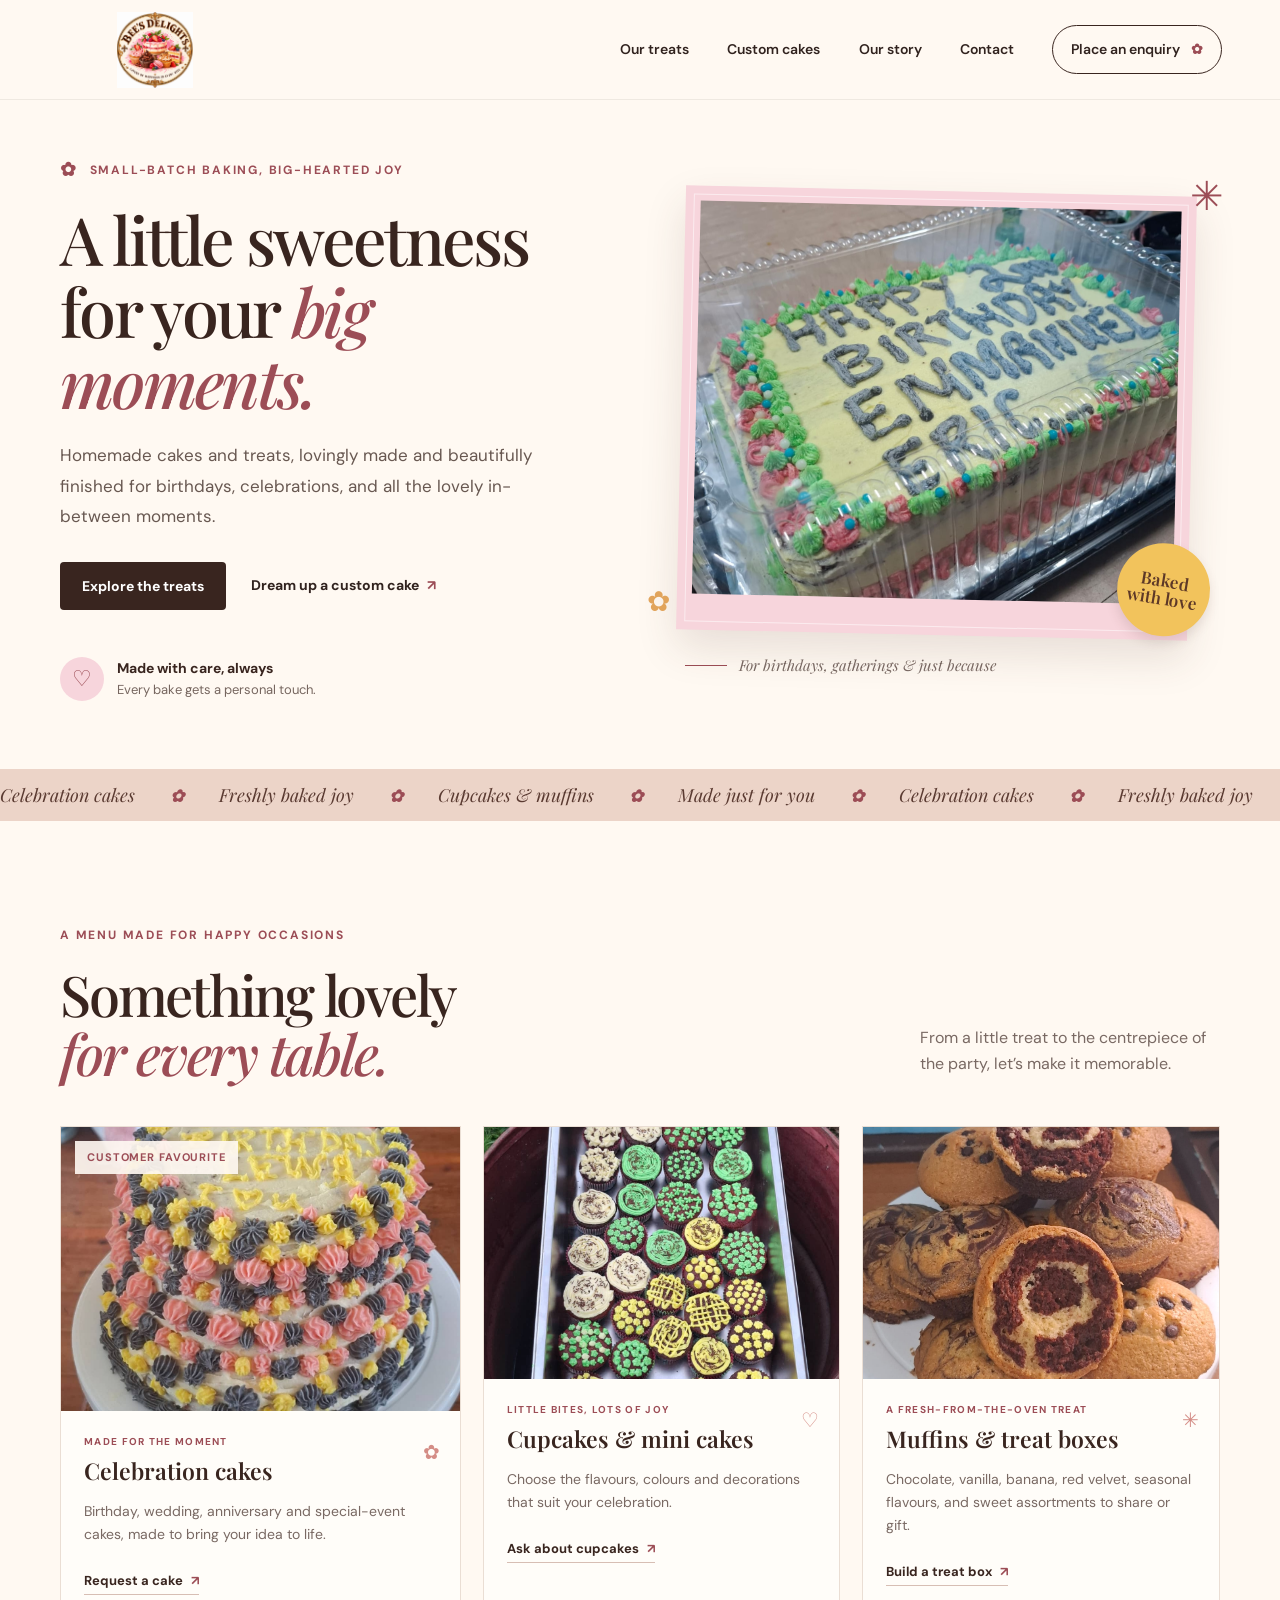
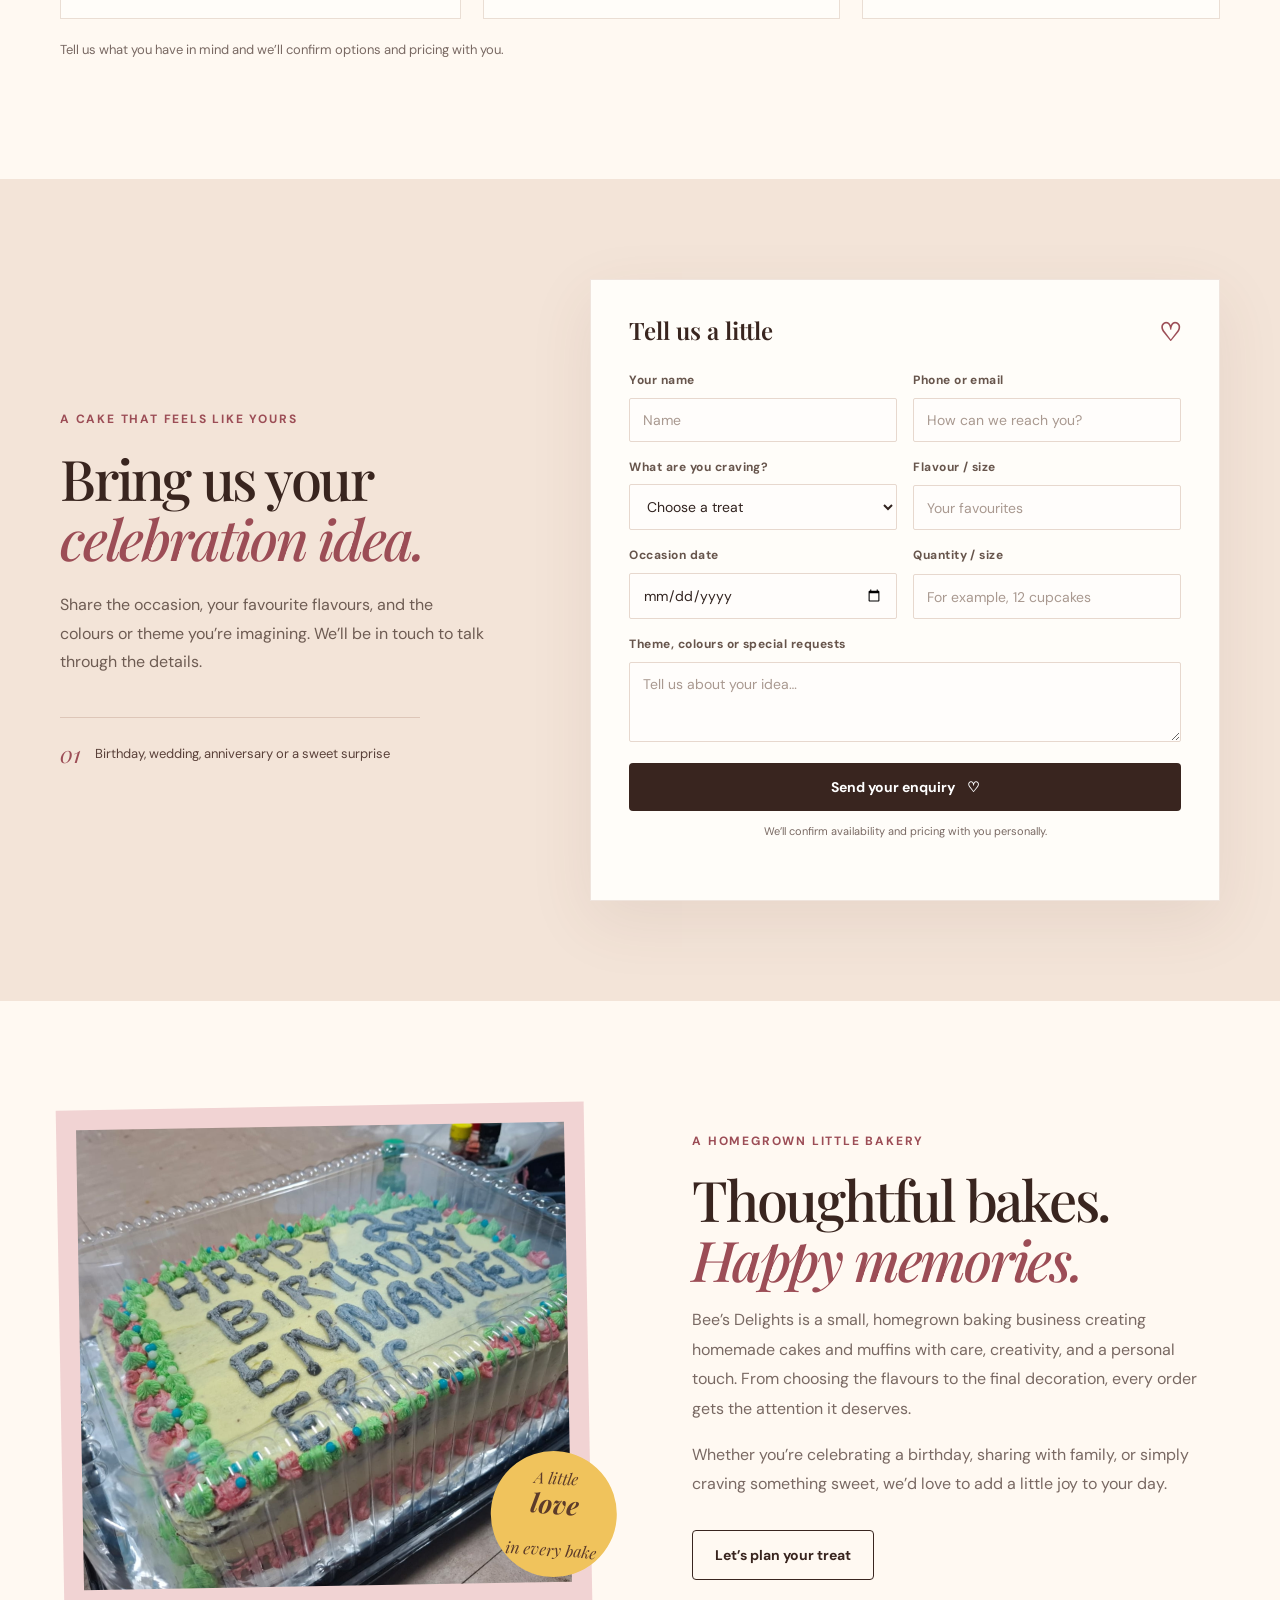
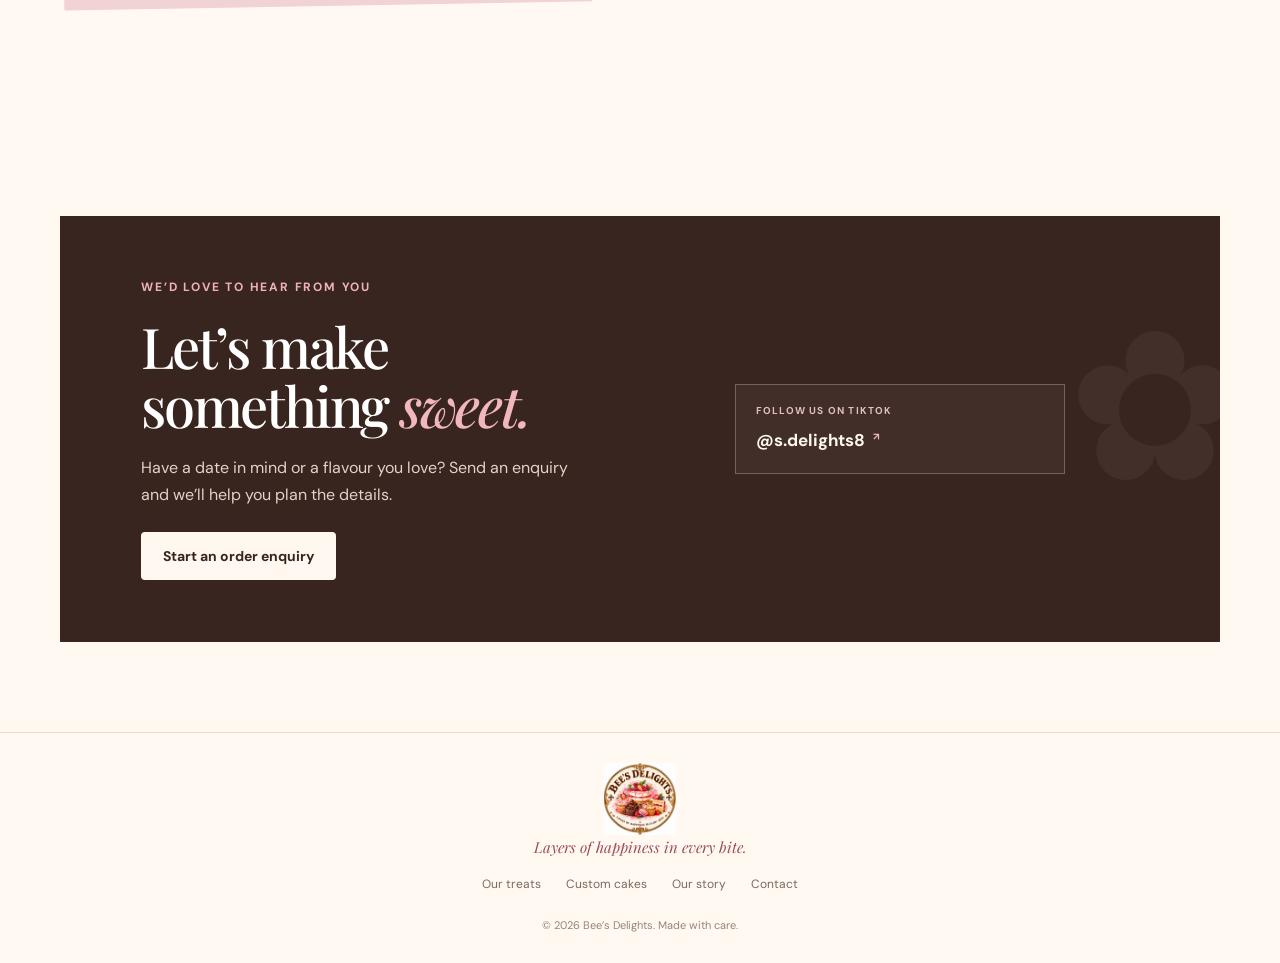
<file: index.html>
<!doctype html>
<html lang="en">
<head>
  <meta charset="utf-8">
  <meta name="viewport" content="width=device-width, initial-scale=1">
  <meta name="theme-color" content="#fff9f2">
  <meta name="description" content="Homemade celebration cakes, cupcakes, muffins and treat boxes from Bee’s Delights, baked with care for your special moments.">
  <title>Bee’s Delights | Homemade cakes &amp; sweet treats</title>
  <link rel="icon" href="public/images/bees-delights-logo.png" type="image/png">
  <link rel="stylesheet" href="styles.css">
  <script src="script.js" defer></script>
</head>
<body>
  <a class="skip-link" href="#main">Skip to content</a>
  <header class="site-header">
    <a class="brand" href="#home" aria-label="Bee’s Delights home"><img src="public/images/bees-delights-logo.png" alt="Bee’s Delights — Layers of happiness in every bite"></a>
    <button class="menu-toggle" type="button" aria-expanded="false" aria-controls="site-nav"><span></span><span></span><span></span><span class="sr-only">Toggle navigation</span></button>
    <nav id="site-nav" class="site-nav" aria-label="Main navigation">
      <a href="#treats">Our treats</a><a href="#custom">Custom cakes</a><a href="#about">Our story</a><a href="#contact">Contact</a>
      <a class="nav-order" href="#custom">Place an enquiry <span aria-hidden="true">✿</span></a>
    </nav>
  </header>
  <main id="main">
    <section class="hero section-wrap" id="home">
      <div class="hero-copy"><p class="eyebrow"><span class="bee-mark">✿</span> Small-batch baking, big-hearted joy</p>
        <h1>A little sweetness<br>for your <em>big moments.</em></h1>
        <p class="hero-intro">Homemade cakes and treats, lovingly made and beautifully finished for birthdays, celebrations, and all the lovely in-between moments.</p>
        <div class="hero-actions"><a class="button button-dark" href="#treats">Explore the treats</a><a class="text-link" href="#custom">Dream up a custom cake <span aria-hidden="true">↗</span></a></div>
        <div class="hero-note"><span class="note-icon">♡</span><span><strong>Made with care, always</strong><br>Every bake gets a personal touch.</span></div>
      </div>
      <div class="hero-art"><div class="photo-frame"><img src="public/images/custom-celebration-cake.jpg" alt="A colourful custom celebration cake decorated with piped frosting and birthday lettering"><span class="photo-sticker">Baked<br>with love</span></div><div class="hero-caption"><span class="caption-rule"></span><span>For birthdays, gatherings &amp; just because</span></div><span class="sprinkle sprinkle-one">✳</span><span class="sprinkle sprinkle-two">✿</span></div>
    </section>
    <section class="ticker" aria-label="Bakery specialties"><div class="ticker-track"><span>Celebration cakes</span><b>✿</b><span>Freshly baked joy</span><b>✿</b><span>Cupcakes &amp; muffins</span><b>✿</b><span>Made just for you</span><b>✿</b><span>Celebration cakes</span><b>✿</b><span>Freshly baked joy</span><b>✿</b><span>Cupcakes &amp; muffins</span><b>✿</b></div></section>
    <section id="treats" class="treats section-wrap section-space">
      <div class="section-heading"><div><p class="eyebrow">A menu made for happy occasions</p><h2>Something lovely<br><em>for every table.</em></h2></div><p class="heading-aside">From a little treat to the centrepiece of the party, let’s make it memorable.</p></div>
      <div class="product-grid">
        <article class="product-card product-feature"><div class="product-photo"><img src="public/images/featured-celebration-cake.jpg" alt="Hand-decorated celebration cake with pink, yellow, and chocolate buttercream flowers" loading="lazy"><span class="image-label">Customer favourite</span></div><div class="product-info"><div><p class="product-kicker">Made for the moment</p><h3>Celebration cakes</h3></div><span class="card-flower">✿</span><p>Birthday, wedding, anniversary and special-event cakes, made to bring your idea to life.</p><a class="card-link" href="#custom">Request a cake <span aria-hidden="true">↗</span></a></div></article>
        <article class="product-card"><div class="product-photo"><img src="public/images/decorated-cupcakes.jpg" alt="A tray of colourful decorated cupcakes with piped frosting" loading="lazy"></div><div class="product-info"><div><p class="product-kicker">Little bites, lots of joy</p><h3>Cupcakes &amp; mini cakes</h3></div><span class="card-flower">♡</span><p>Choose the flavours, colours and decorations that suit your celebration.</p><a class="card-link" href="#custom">Ask about cupcakes <span aria-hidden="true">↗</span></a></div></article>
        <article class="product-card"><div class="product-photo"><img src="public/images/fresh-muffins.jpg" alt="A plate piled with freshly baked chocolate chip, marble, and vanilla muffins" loading="lazy"></div><div class="product-info"><div><p class="product-kicker">A fresh-from-the-oven treat</p><h3>Muffins &amp; treat boxes</h3></div><span class="card-flower">✳</span><p>Chocolate, vanilla, banana, red velvet, seasonal flavours, and sweet assortments to share or gift.</p><a class="card-link" href="#custom">Build a treat box <span aria-hidden="true">↗</span></a></div></article>
      </div>
      <p class="price-note">Tell us what you have in mind and we’ll confirm options and pricing with you.</p>
    </section>
    <section class="custom-band" id="custom"><div class="custom-inner section-wrap"><div class="custom-copy"><p class="eyebrow">A cake that feels like yours</p><h2>Bring us your<br><em>celebration idea.</em></h2><p>Share the occasion, your favourite flavours, and the colours or theme you’re imagining. We’ll be in touch to talk through the details.</p><div class="custom-callout"><span>01</span><span>Birthday, wedding, anniversary or a sweet surprise</span></div></div>
      <form class="order-form" name="cake-enquiry" method="POST" data-netlify="true" netlify-honeypot="bot-field" action="/?enquiry=received#custom">
        <input type="hidden" name="form-name" value="cake-enquiry"><p class="hidden-field"><label>Leave this empty: <input name="bot-field"></label></p>
        <div class="form-heading"><span>Tell us a little</span><span class="form-heart">♡</span></div>
        <div class="form-grid"><label>Your name <input name="name" autocomplete="name" required placeholder="Name"></label><label>Phone or email <input name="contact" required placeholder="How can we reach you?"></label>
          <label>What are you craving? <select name="product" required><option value="">Choose a treat</option><option>Celebration cake</option><option>Cupcakes or mini cakes</option><option>Muffins</option><option>Treat box</option><option>Something else</option></select></label><label>Flavour / size <input name="flavour-size" placeholder="Your favourites"></label>
          <label>Occasion date <input name="date-needed" type="date"></label><label>Quantity / size <input name="quantity" placeholder="For example, 12 cupcakes"></label>
          <label class="full-field">Theme, colours or special requests <textarea name="message" rows="3" placeholder="Tell us about your idea…"></textarea></label>
        </div><button class="button button-dark submit-button" type="submit">Send your enquiry <span aria-hidden="true">♡</span></button><p class="form-footnote">We’ll confirm availability and pricing with you personally.</p><p class="form-status" aria-live="polite"></p>
      </form></div></section>
    <section class="about section-wrap section-space" id="about"><div class="about-image"><img src="public/images/custom-celebration-cake.jpg" alt="A close look at one of Bee’s Delights’ decorated celebration cakes" loading="lazy"><span class="about-seal">A little<br><strong>love</strong><br>in every bake</span></div><div class="about-copy"><p class="eyebrow">A homegrown little bakery</p><h2>Thoughtful bakes.<br><em>Happy memories.</em></h2><p>Bee’s Delights is a small, homegrown baking business creating homemade cakes and muffins with care, creativity, and a personal touch. From choosing the flavours to the final decoration, every order gets the attention it deserves.</p><p>Whether you’re celebrating a birthday, sharing with family, or simply craving something sweet, we’d love to add a little joy to your day.</p><a class="button button-outline" href="#custom">Let’s plan your treat</a></div></section>
    <section id="contact" class="contact section-wrap section-space"><div class="contact-card"><div><p class="eyebrow">We’d love to hear from you</p><h2>Let’s make<br>something <em>sweet.</em></h2><p>Have a date in mind or a flavour you love? Send an enquiry and we’ll help you plan the details.</p><a class="button button-light" href="#custom">Start an order enquiry</a></div><div class="contact-details"><div class="tiktok-contact"><span>Follow us on TikTok</span><a href="https://www.tiktok.com/@s.delights8?_r=1&amp;_t=ZS-9A9BbUSXu9x" target="_blank" rel="noopener noreferrer">@s.delights8 <span aria-hidden="true">↗</span></a></div></div><span class="contact-bee" aria-hidden="true">✿</span></div></section>
  </main>
  <footer class="site-footer"><a class="footer-brand" href="#home"><img src="public/images/bees-delights-logo.png" alt="Bee’s Delights"></a><p>Layers of happiness in every bite.</p><nav aria-label="Footer navigation"><a href="#treats">Our treats</a><a href="#custom">Custom cakes</a><a href="#about">Our story</a><a href="#contact">Contact</a></nav><small>© <span id="year"></span> Bee’s Delights. Made with care.</small></footer>
</body>
</html>
</file>
<file: styles.css>
@import url('https://fonts.googleapis.com/css2?family=DM+Sans:wght@400;500;600;700&family=Playfair+Display:ital,wght@0,500;0,600;0,700;1,500;1,600&display=swap');
:root{--cream:#fff9f2;--paper:#fffdf9;--pink:#f7d5dc;--pink-deep:#e79aaa;--rose:#9c4d56;--brown:#39251f;--cocoa:#594039;--ink:#31231f;--muted:#796963;--line:#eaded4;--green:#536c4b;--serif:'Playfair Display',Georgia,serif;--sans:'DM Sans',Arial,sans-serif}
*{box-sizing:border-box}html{scroll-behavior:smooth;scroll-padding-top:92px}body{margin:0;background:var(--cream);color:var(--ink);font:16px/1.65 var(--sans)}img{max-width:100%;display:block}a{color:inherit}.skip-link{position:absolute;left:-10000px;top:1rem;background:white;padding:.8rem;z-index:100}.skip-link:focus{left:1rem}.sr-only{position:absolute;width:1px;height:1px;padding:0;margin:-1px;overflow:hidden;clip:rect(0,0,0,0);white-space:nowrap;border:0}.site-header{height:100px;padding:12px max(4.5vw,24px);display:flex;align-items:center;justify-content:space-between;position:sticky;top:0;z-index:20;background:rgba(255,249,242,.94);backdrop-filter:blur(14px);border-bottom:1px solid rgba(57,37,31,.08)}.brand img{width:194px;height:76px;object-fit:contain}.site-nav{display:flex;align-items:center;gap:clamp(18px,3vw,46px);font-size:14px;font-weight:600}.site-nav a{text-decoration:none;transition:color .2s}.site-nav a:hover,.text-link:hover,.card-link:hover{color:var(--rose)}.nav-order{padding:12px 18px;border:1px solid var(--brown);border-radius:99px}.nav-order span{color:var(--rose);margin-left:8px}.menu-toggle{display:none}.section-wrap{width:min(1160px,calc(100% - 56px));margin-inline:auto}.hero{min-height:635px;display:grid;grid-template-columns:1fr 1fr;align-items:center;gap:7%;padding-top:54px;padding-bottom:68px}.eyebrow{text-transform:uppercase;letter-spacing:.15em;font-size:12px;font-weight:700;color:var(--rose);margin:0 0 18px}.bee-mark{font-size:19px;vertical-align:-2px;margin-right:7px}.hero h1,.section-heading h2,.custom-copy h2,.about-copy h2,.contact h2{font:500 clamp(42px,5.2vw,70px)/1.07 var(--serif);letter-spacing:-.04em;margin:0;color:var(--brown)}h1 em,h2 em{color:var(--rose);font-weight:500}.hero-intro{max-width:500px;color:#685851;font-size:17px;line-height:1.8;margin:23px 0 30px}.hero-actions{display:flex;align-items:center;gap:25px;flex-wrap:wrap}.button{display:inline-flex;align-items:center;justify-content:center;gap:12px;border:0;text-decoration:none;padding:15px 22px;border-radius:4px;font:700 14px var(--sans);cursor:pointer;transition:transform .2s,background .2s}.button:hover{transform:translateY(-2px)}.button-dark{background:var(--brown);color:white}.button-dark:hover{background:#51372e}.text-link{font-weight:700;font-size:14px;text-decoration:none}.text-link span{color:var(--rose);padding-left:5px}.hero-note{display:flex;align-items:center;gap:13px;margin-top:47px;color:#76665f;font-size:13px;line-height:1.55}.hero-note strong{color:var(--brown);font-size:14px}.note-icon{background:var(--pink);color:var(--rose);border-radius:50%;height:44px;width:44px;display:grid;place-items:center;font-size:22px}.hero-art{position:relative;padding:12px 28px 0 0}.photo-frame{height:444px;position:relative;background:var(--pink);padding:15px 15px 36px;transform:rotate(1.3deg);box-shadow:0 18px 42px #56362a22}.photo-frame:before{content:'';position:absolute;inset:8px;border:1px solid #fff8}.photo-frame img{height:100%;width:100%;object-fit:cover;object-position:center}.photo-sticker{position:absolute;bottom:4px;right:-22px;width:93px;height:93px;border-radius:50%;background:#f2c35c;display:grid;place-items:center;text-align:center;font:600 17px/1.05 var(--serif);color:#5d3827;transform:rotate(8deg);box-shadow:0 6px 12px #56362a22}.hero-caption{display:flex;align-items:center;gap:12px;margin:20px 4px 0;font:italic 15px var(--serif);color:var(--muted)}.caption-rule{height:1px;width:42px;background:var(--rose)}.sprinkle{position:absolute;color:var(--rose)}.sprinkle-one{font-size:40px;top:-16px;right:-4px}.sprinkle-two{font-size:28px;bottom:50px;left:-34px;color:#e1a45b}.ticker{background:#ecd4c8;color:#5a3a31;overflow:hidden;white-space:nowrap;padding:14px 0}.ticker-track{display:flex;justify-content:space-around;align-items:center;gap:35px;min-width:960px;font:italic 18px var(--serif)}.ticker b{font-size:17px;color:var(--rose)}.section-space{padding-top:105px;padding-bottom:105px}.section-heading{display:flex;align-items:flex-end;justify-content:space-between;gap:32px;margin-bottom:43px}.section-heading h2,.custom-copy h2,.about-copy h2,.contact h2{font-size:clamp(38px,4.4vw,56px)}.heading-aside{max-width:300px;color:var(--muted);margin-bottom:6px}.product-grid{display:grid;grid-template-columns:1.12fr 1fr 1fr;gap:22px}.product-card{background:var(--paper);border:1px solid var(--line);min-width:0}.product-photo{height:252px;position:relative;overflow:hidden;background:#ecd9cd}.product-photo img{width:100%;height:100%;object-fit:cover;transition:transform .5s}.product-card:hover .product-photo img{transform:scale(1.04)}.product-feature .product-photo{height:284px}.image-label{position:absolute;left:14px;top:14px;background:#fff9f2e8;padding:7px 12px;color:var(--rose);font-size:11px;font-weight:700;text-transform:uppercase;letter-spacing:.08em}.product-info{padding:23px 23px 25px;position:relative}.product-kicker{margin:0 0 5px;color:var(--rose);font-size:10px;text-transform:uppercase;letter-spacing:.13em;font-weight:700}.product-info h3{font:600 23px/1.3 var(--serif);margin:0;color:var(--brown)}.product-info>p{color:var(--muted);font-size:14px;line-height:1.65;margin:14px 0 21px;max-width:400px}.card-flower{position:absolute;right:20px;top:25px;color:#d48d86;font-size:20px}.card-link{color:var(--brown);font-size:13px;font-weight:700;text-decoration:none;border-bottom:1px solid #d7beb4;padding-bottom:5px}.card-link span{color:var(--rose);padding-left:5px}.text-card{background:#fae9e7;position:relative;overflow:hidden;display:flex;flex-direction:column;justify-content:flex-end;min-height:400px}.doodle-cupcake{height:220px;display:grid;place-items:center;font-size:105px;transform:rotate(-8deg);filter:drop-shadow(0 12px 4px #723c2424)}.text-card .product-info{background:linear-gradient(transparent,#fae9e7 14%)}.price-note{font-size:13px;color:var(--muted);margin-top:20px}.custom-band{background:#f3e4d8;position:relative;overflow:hidden}.custom-inner{padding-top:100px;padding-bottom:100px;display:grid;grid-template-columns:.82fr 1.18fr;gap:8%;align-items:center}.custom-copy h2{margin-bottom:23px}.custom-copy>p:not(.eyebrow){max-width:430px;color:#6e5c53;line-height:1.8}.custom-callout{display:flex;align-items:center;gap:14px;margin-top:40px;padding-top:20px;border-top:1px solid #ddc6b8;max-width:360px;color:var(--cocoa);font-size:13px}.custom-callout span:first-child{font:italic 23px var(--serif);color:var(--rose)}.order-form{background:var(--paper);padding:34px 38px;box-shadow:0 20px 60px #6c413518;border:1px solid #efe4dd}.hidden-field{display:none}.form-heading{display:flex;justify-content:space-between;align-items:center;font:600 24px var(--serif);color:var(--brown);margin-bottom:24px}.form-heart{color:var(--rose);font-size:25px}.form-grid{display:grid;grid-template-columns:1fr 1fr;gap:16px}.form-grid label{font-size:12px;letter-spacing:.04em;font-weight:700;color:#67554c;display:grid;gap:7px}.form-grid input,.form-grid select,.form-grid textarea{width:100%;border:1px solid #e7d8ce;background:#fffdfb;border-radius:2px;padding:12px 13px;color:var(--ink);font:14px var(--sans);outline:none}.form-grid input:focus,.form-grid select:focus,.form-grid textarea:focus{border-color:var(--rose);box-shadow:0 0 0 3px #e79aaa33}.form-grid input::placeholder,.form-grid textarea::placeholder{color:#a99990}.full-field{grid-column:1/-1}.form-grid textarea{resize:vertical}.submit-button{width:100%;margin-top:21px}.form-footnote{color:var(--muted);font-size:11px;text-align:center;margin:11px 0 0}.form-status{color:var(--green);font-weight:700;font-size:13px;margin:10px 0 0;text-align:center;min-height:1.2em}.about{display:grid;grid-template-columns:1fr 1fr;gap:9%;align-items:center}.about-image{height:500px;position:relative;padding:20px;background:#f1d3d3;transform:rotate(-1deg)}.about-image img{width:100%;height:100%;object-fit:cover;object-position:45% center}.about-seal{position:absolute;right:-26px;bottom:25px;background:#f0c35c;border-radius:50%;width:126px;height:126px;display:grid;align-content:center;text-align:center;font:italic 16px/1.25 var(--serif);color:#5c3b2a;transform:rotate(5deg)}.about-seal strong{font-size:26px}.about-copy p:not(.eyebrow){color:var(--muted);line-height:1.85}.button-outline{border:1px solid var(--brown);color:var(--brown);margin-top:15px}.button-outline:hover{background:var(--brown);color:white}.contact{padding-bottom:90px}.contact-card{position:relative;overflow:hidden;background:var(--brown);color:white;display:grid;grid-template-columns:1.1fr .9fr;gap:10%;padding:62px 7%}.contact h2{color:white}.contact h2 em{color:#f2b7be}.contact-card>div:first-child>p:not(.eyebrow){color:#e4d2c9;max-width:440px;margin:20px 0 24px}.contact-card .eyebrow{color:#efb2bb}.button-light{background:#fff8f0;color:var(--brown)}.contact-details{display:grid;grid-template-columns:1fr 1fr;gap:26px 24px;align-content:center;z-index:1}.contact-details div{border-top:1px solid #ffffff40;padding-top:12px}.contact-details span{display:block;text-transform:uppercase;letter-spacing:.12em;color:#e1bfc0;font-size:10px;font-weight:700;margin-bottom:7px}.contact-details strong{font-size:14px;font-weight:500;color:#fff8f2}.contact-bee{position:absolute;right:-23px;top:20px;color:#ffffff0c;font-size:210px}.site-footer{text-align:center;padding:30px 24px 26px;border-top:1px solid var(--line)}.footer-brand img{width:126px;height:72px;object-fit:contain;margin:auto}.site-footer p{font:italic 15px var(--serif);color:var(--rose);margin:2px 0 18px}.site-footer nav{display:flex;justify-content:center;gap:25px;margin-bottom:16px;font-size:12px}.site-footer nav a{text-decoration:none;color:var(--muted)}.site-footer small{color:#96857b;font-size:11px}
@media(max-width:850px){.site-header{height:84px}.brand img{width:160px;height:65px}.site-nav{gap:16px;font-size:12px}.nav-order{padding:10px 13px}.hero{gap:5%;min-height:560px}.photo-frame{height:380px}.product-grid{grid-template-columns:1fr 1fr}.product-feature{grid-row:span 1}.text-card{min-height:380px}.custom-inner{gap:5%}.order-form{padding:28px 24px}.about-image{height:420px}.contact-card{gap:6%;padding:54px 5%}}
@media(max-width:640px){html{scroll-padding-top:78px}.site-header{height:76px;padding:7px 20px}.brand img{width:142px;height:61px}.menu-toggle{width:44px;height:44px;border:1px solid var(--line);border-radius:50%;background:var(--paper);display:flex;flex-direction:column;justify-content:center;gap:5px;align-items:center;cursor:pointer}.menu-toggle span:not(.sr-only){width:17px;height:1.5px;background:var(--brown);transition:.2s}.menu-toggle[aria-expanded=true] span:nth-child(1){transform:translateY(6.5px) rotate(45deg)}.menu-toggle[aria-expanded=true] span:nth-child(2){opacity:0}.menu-toggle[aria-expanded=true] span:nth-child(3){transform:translateY(-6.5px) rotate(-45deg)}.site-nav{display:none;position:absolute;top:75px;left:0;right:0;background:var(--cream);padding:16px 22px 24px;border-bottom:1px solid var(--line);flex-direction:column;align-items:stretch;gap:0;box-shadow:0 15px 20px #39251f12}.site-nav.is-open{display:flex}.site-nav a{padding:13px 4px;border-bottom:1px solid var(--line);font-size:14px}.site-nav .nav-order{margin-top:12px;text-align:center;border:1px solid var(--brown);padding:12px}.section-wrap{width:calc(100% - 40px)}.hero{display:flex;flex-direction:column;align-items:stretch;padding-top:44px;padding-bottom:48px;gap:38px}.hero h1{font-size:48px}.hero-intro{font-size:16px;margin:19px 0 23px}.hero-actions{align-items:flex-start;gap:15px;flex-direction:column}.hero-note{margin-top:29px}.hero-art{padding:0 18px 0 8px}.photo-frame{height:min(94vw,430px);padding:10px 10px 28px}.photo-sticker{width:78px;height:78px;font-size:15px;right:-17px}.sprinkle-one{right:-5px}.sprinkle-two{left:-11px}.ticker{padding:11px 0}.ticker-track{justify-content:flex-start;gap:23px;font-size:16px}.section-space{padding-top:72px;padding-bottom:72px}.section-heading{display:block;margin-bottom:29px}.section-heading h2,.custom-copy h2,.about-copy h2,.contact h2{font-size:42px}.heading-aside{margin:16px 0 0}.product-grid{grid-template-columns:1fr;gap:17px}.product-photo,.product-feature .product-photo{height:260px}.text-card{min-height:360px}.doodle-cupcake{height:180px}.custom-inner{padding-top:72px;padding-bottom:72px;grid-template-columns:1fr;gap:32px}.custom-callout{margin-top:25px}.order-form{padding:26px 20px}.form-grid{gap:13px 10px}.form-grid input,.form-grid select,.form-grid textarea{padding:11px 9px;font-size:13px}.about{grid-template-columns:1fr;gap:38px}.about-image{height:min(108vw,440px);margin-right:13px}.about-seal{right:-18px;width:108px;height:108px}.contact{padding-top:72px;padding-bottom:60px}.contact-card{grid-template-columns:1fr;padding:40px 25px;gap:38px}.contact-details{gap:20px 12px}.contact-details strong{font-size:12px;overflow-wrap:anywhere}.site-footer nav{gap:12px;flex-wrap:wrap}.site-footer nav a{padding:4px}}
@media(prefers-reduced-motion:reduce){*,*::before,*::after{scroll-behavior:auto!important;transition:none!important}}
.contact-details .tiktok-contact{grid-column:1/-1;border:1px solid #ffffff40;padding:18px 20px;background:#ffffff0a;max-width:330px}
.contact-details .tiktok-contact a{display:inline-flex;align-items:center;gap:8px;color:#fff8f2;text-decoration:none;font-size:17px;font-weight:700}
.contact-details .tiktok-contact a:hover{color:#f2b7be}.contact-details .tiktok-contact a span{color:#f2b7be}
@media(max-width:640px){.contact-details .tiktok-contact{max-width:none}}
.order-site-note{background:var(--paper);padding:34px;border:1px solid var(--line);box-shadow:0 20px 60px #6c413518}
.order-site-note p{color:var(--muted);margin:0 0 20px}
@media(max-width:640px){.order-site-note{padding:26px 20px}}
</file>
